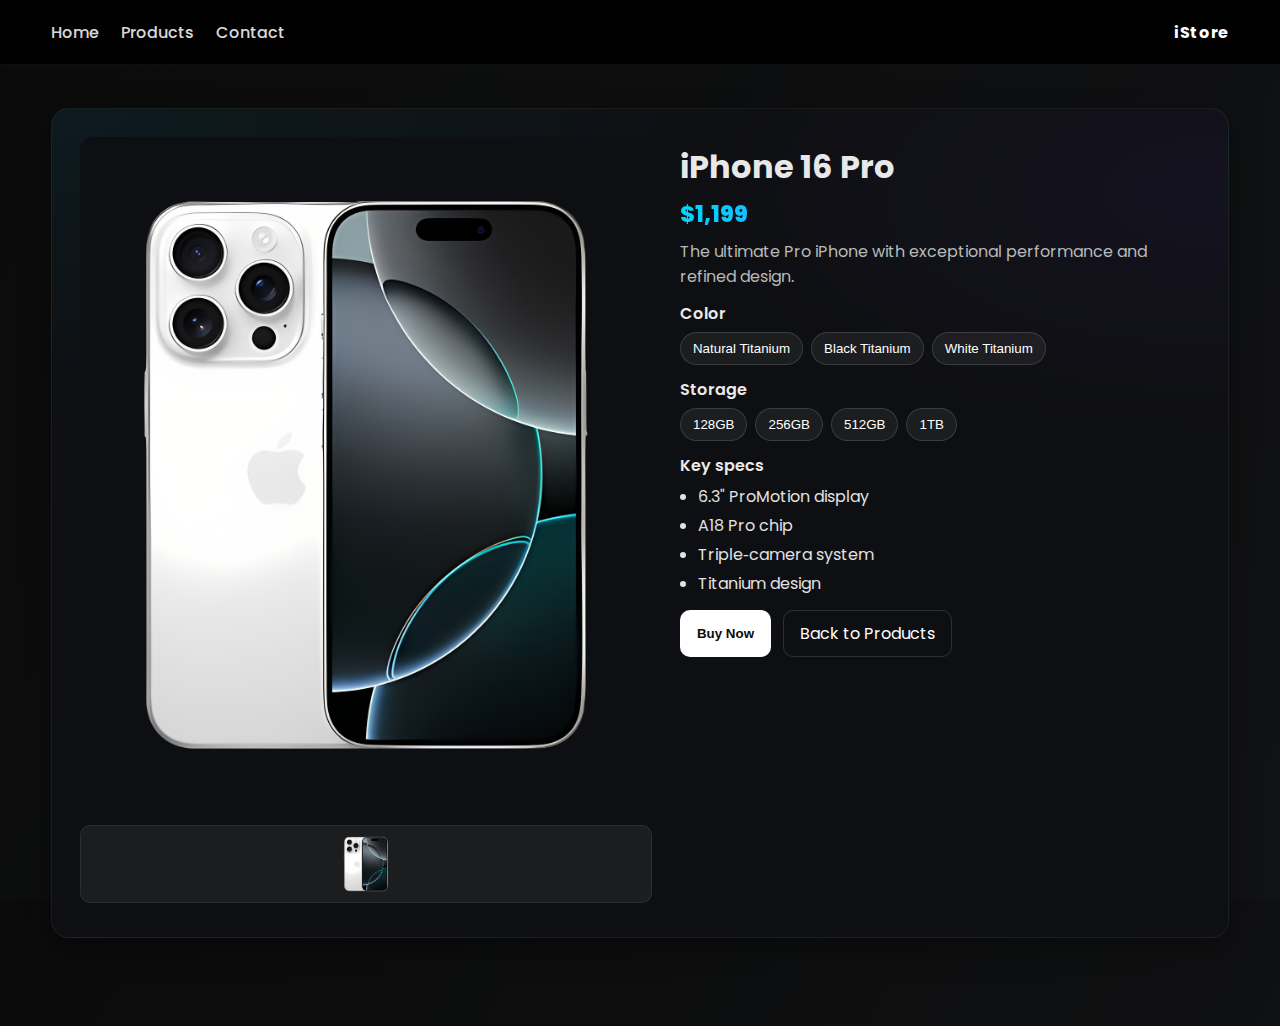
<file: product.html>
<!DOCTYPE html>
<html lang="en">
<head>
  <meta charset="UTF-8" />
  <meta name="viewport" content="width=device-width, initial-scale=1.0" />
  <title>Product — iStore</title>
  <link rel="preconnect" href="https://fonts.googleapis.com" />
  <link rel="preconnect" href="https://fonts.gstatic.com" crossorigin />
  <link href="https://fonts.googleapis.com/css2?family=Poppins:wght@300;400;500;600;700&display=swap" rel="stylesheet" />
  <link rel="stylesheet" href="style.css" />
</head>
<body>
  <header class="nav">
    <div class="container nav__inner">
      <nav class="nav__left" aria-label="Primary">
        <a class="nav__link" href="index.html#home">Home</a>
        <a class="nav__link" href="index.html#products">Products</a>
        <a class="nav__link" href="index.html#contact">Contact</a>
      </nav>
      <div class="nav__right">
        <span class="brand">iStore</span>
      </div>
    </div>
  </header>

  <main class="section" style="padding-top:96px">
    <div class="container">
  <div id="product" class="product-detail">
        <!-- Populated by product.js -->
      </div>
      <noscript>
        <p style="color:#fff">Please enable JavaScript to view product details.</p>
      </noscript>
    </div>
  </main>

  <script src="products.js"></script>
  <script src="product.js"></script>
</body>
</html>
</file>
<file: style.css>
/* Base */
:root {
  --bg: #0b0b0b;
  --bg-2: #111214;
  --text: #e8e8e8;
  --muted: #b9b9b9;
  --accent: #00d4ff;
  --accent-2: #7c4dff;
  --card: #0e0f12;
  --shadow: 0 10px 30px rgba(0,0,0,.35);
}

* { box-sizing: border-box; }
html { scroll-behavior: smooth; }
html, body { height: 100%; }
body {
  margin: 0;
  font-family: "Poppins", system-ui, -apple-system, Segoe UI, Roboto, Arial, sans-serif;
  background: linear-gradient(120deg, var(--bg) 0%, var(--bg-2) 100%);
  color: var(--text);
}

img { max-width: 100%; display: block; }
a { color: inherit; text-decoration: none; }

.container {
  width: min(1200px, 92%);
  margin-inline: auto;
}

.section { padding: 88px 0; scroll-margin-top: 80px; }
.section__title { font-size: clamp(1.4rem, 1.2rem + 1vw, 2rem); margin: 0 0 18px; letter-spacing: .3px; }
.section__title--light { color: #fff; }

/* Navbar */
.nav {
  position: fixed;
  top: 0;
  left: 0;
  right: 0;
  z-index: 50;
  background: #000;
  border-bottom: 1px solid rgba(255,255,255,.06);
}
.nav__inner {
  display: flex;
  align-items: center;
  justify-content: space-between;
  height: 64px;
}
.nav__left { display: flex; gap: 22px; }
.nav__link {
  color: #fff;
  opacity: .85;
  font-weight: 500;
  transition: opacity .2s ease, transform .2s ease;
}
.nav__link:hover { opacity: 1; transform: translateY(-1px); }
.brand { color: #fff; font-weight: 700; letter-spacing: .6px; }

.nav__toggle { display: none; background: transparent; border: 0; cursor: pointer; }
.nav__toggle .bar { display: block; width: 22px; height: 2px; background: #fff; margin: 4px 0; }

.nav__mobile { display: none; }
.nav__mobile.open { display: grid; }

/* Hero */
.hero { min-height: 100svh; display: grid; place-items: center; padding-top: 96px; }
.hero__card {
  background: radial-gradient(1500px 600px at 10% 10%, rgba(0,212,255,.08), transparent 45%),
              radial-gradient(1200px 500px at 90% 20%, rgba(124,77,255,.08), transparent 50%),
              var(--card);
  border: 1px solid rgba(255,255,255,.06);
  border-radius: 18px;
  box-shadow: var(--shadow);
  display: grid;
  grid-template-columns: 1.1fr 1fr;
  gap: 28px;
  padding: clamp(18px, 3vw, 28px);
}

.hero__media { position: relative; display: grid; place-items: center; }
.hero__media img {
  border-radius: 14px;
  aspect-ratio: 4 / 3;
  width: 100%;
  height: 100%;
  object-fit: contain; /* show full image without cropping */
  background: #0e0f12; /* subtle backdrop for letterboxing */
}
.badge {
  position: absolute; left: 16px; top: 16px;
  background: linear-gradient(135deg, var(--accent), var(--accent-2));
  color: #001018; font-weight: 700; letter-spacing: .5px;
  padding: 8px 12px; border-radius: 999px; box-shadow: 0 10px 20px rgba(0,212,255,.3);
  animation: float 3s ease-in-out infinite;
}
@keyframes float { 0%,100%{ transform: translateY(0);} 50%{ transform: translateY(-6px);} }

.hero__content h1 { margin: 6px 0 8px; font-size: clamp(1.6rem, 1.1rem + 2vw, 2.6rem); }
.hero__content p { color: var(--muted); margin: 0 0 8px; }
.hero__bullets { margin: 14px 0 16px; padding-left: 18px; color: #d2d2d2; }
.hero__bullets li { margin: 6px 0; }
.hero__cta { display: flex; gap: 12px; flex-wrap: wrap; }
.btn { padding: 10px 16px; border-radius: 10px; border: 1px solid rgba(255,255,255,.14); }
.btn--primary { background: #fff; color: #0b0b0b; font-weight: 600; }
.btn--ghost { background: transparent; color: #fff; }
.btn:hover { transform: translateY(-1px); box-shadow: 0 8px 20px rgba(0,0,0,.3); }

/* Products */
.products__grid {
  display: grid;
  grid-template-columns: repeat(auto-fit, minmax(220px, 1fr));
  gap: 18px;
}

/* When cards are anchors, keep them block-level */
.products__grid a.card { display: block; color: inherit; text-decoration: none; }

/* Uiverse-style product card */
.card {
  width: 100%;
  height: 280px;
  background: rgb(45, 45, 45);
  transition: all 0.4s;
  border-radius: 10px;
  box-shadow: 0px 0px 10px 5px rgba(0, 0, 0, 0.35);
  position: relative;
  overflow: hidden;
  color: #fff;
}

.card:hover {
  border-radius: 15px;
  cursor: pointer;
  transform: scale(1.06);
  box-shadow: 0px 12px 34px rgba(0, 0, 0, 0.55);
  background: rgb(0, 0, 0);
}

.first-content {
  height: 100%;
  width: 100%;
  transition: all 0.4s;
  display: flex;
  justify-content: center;
  align-items: center;
  opacity: 1;
  border-radius: 15px;
  padding: 14px;
}

.first-content img {
  width: 100%;
  height: 100%;
  object-fit: contain;
  filter: drop-shadow(0 10px 22px rgba(0,0,0,.6));
}

.card:hover .first-content {
  height: 0px;
  opacity: 0;
}

.second-content {
  height: 0%;
  width: 100%;
  opacity: 0;
  display: flex;
  justify-content: center;
  align-items: center;
  border-radius: 15px;
  transition: all 0.4s;
  font-size: 0px;
  transform: translateY(12px);
  padding: 16px;
  position: relative;
  background:
    radial-gradient(600px 200px at 80% 0%, rgba(124,77,255,.12), transparent 60%),
    radial-gradient(500px 180px at 0% 100%, rgba(0,212,255,.12), transparent 60%),
    rgba(20,20,20, .9);
  backdrop-filter: blur(6px);
}

.card:hover .second-content {
  opacity: 1;
  height: 100%;
  font-size: 1rem;
  transform: translateY(0);
}

/* Inner content for product details */
.product-info {
  text-align: left;
  max-width: 92%;
  margin: 0 auto;
  display: grid;
  gap: 8px;
  transform: translateY(8px);
  opacity: 0;
  transition: all .35s ease .05s;
}
.card:hover .second-content .product-info { transform: none; opacity: 1; }
.product-info h3 { margin: 0 0 4px; font-size: 1.08rem; letter-spacing: .2px; }
.product-info ul {
  margin: 6px 0 10px;
  padding-left: 0;
  list-style: none;
  display: grid;
  gap: 6px;
  color: #e4e4e4;
  font-weight: 400;
}
.product-info li { display: grid; grid-template-columns: 16px 1fr; align-items: center; column-gap: 8px; }
.product-info li::before { content: "✔"; color: var(--accent); font-weight: 800; font-size: .85rem; line-height: 1; }
.price {
  margin-top: 4px;
  font-weight: 800;
  letter-spacing: .3px;
  font-size: 1.1rem;
  background: linear-gradient(90deg, var(--accent), var(--accent-2));
  -webkit-background-clip: text;
  background-clip: text;
  color: transparent;
  text-shadow: 0 0 18px rgba(0, 212, 255, .18);
}

/* Footer */
.footer { background: #000; color: #fff; }
.footer .container { padding-top: 10px; }
.footer__content { padding: 8px 0 16px; }
.contact__grid { display: grid; grid-template-columns: 1fr 1fr; gap: 18px; align-items: center; }
.contact__grid a { color: #cfe9ff; }
.socials { display: flex; gap: 12px; justify-content: flex-start; }
.social { width: 40px; height: 40px; display: grid; place-items: center; border-radius: 10px; background: rgba(255,255,255,.06); border: 1px solid rgba(255,255,255,.08); transition: transform .2s ease, background .2s ease; }
.social svg { width: 18px; height: 18px; fill: #eaeaea; }
.social:hover { transform: translateY(-2px); background: rgba(255,255,255,.12); }
.copyright { margin: 16px 0 0; color: #c8c8c8; font-size: .9rem; }

/* Reveal animations */
.reveal { opacity: 0; transform: translateY(18px) scale(.98); }
.reveal.is-visible { opacity: 1; transform: none; transition: opacity .6s ease, transform .6s ease; }

/* Responsive */
@media (max-width: 1000px) {
  .hero__card { grid-template-columns: 1fr; }
}

@media (max-width: 900px) {
  .products__grid { grid-template-columns: repeat(3, 1fr); }
}

@media (max-width: 700px) {
  .nav__left { display: none; }
  .nav__toggle { display: inline-block; }
  .nav__mobile { gap: 10px; padding: 10px 4%; background: #000; border-top: 1px solid rgba(255,255,255,.06); }
  .products__grid { grid-template-columns: repeat(2, 1fr); }
  .contact__grid { grid-template-columns: 1fr; }
}

@media (max-width: 420px) {
  .products__grid { grid-template-columns: 1fr; }
}

/* Product details page */
.product-detail { padding-top: 12px; }
.product-detail__grid {
  background: radial-gradient(1200px 500px at 0% 0%, rgba(0,212,255,.06), transparent 60%),
              radial-gradient(900px 400px at 100% 10%, rgba(124,77,255,.06), transparent 60%),
              var(--card);
  border: 1px solid rgba(255,255,255,.06);
  border-radius: 18px;
  box-shadow: var(--shadow);
  display: grid;
  grid-template-columns: 1.1fr 1fr;
  gap: 28px;
  padding: clamp(16px, 2.5vw, 28px);
}
.product-detail__gallery { display: grid; gap: 12px; }
.product-detail__hero { background: #0e0f12; border-radius: 14px; padding: 12px; display: grid; place-items: center; }
.product-detail__hero img { width: 100%; height: auto; object-fit: contain; }
.product-detail__thumbs { display: grid; grid-auto-flow: column; gap: 10px; overflow-x: auto; padding-bottom: 6px; }
.thumb { background: rgba(255,255,255,.06); border: 1px solid rgba(255,255,255,.08); border-radius: 10px; padding: 6px; display: grid; place-items: center; cursor: pointer; }
.thumb img { width: 64px; height: 64px; object-fit: contain; }

.product-detail__info h1 { margin: 6px 0 6px; font-size: clamp(1.4rem, 1rem + 2vw, 2rem); }
.product-detail__price { font-weight: 800; font-size: 1.4rem; background: linear-gradient(90deg, var(--accent), var(--accent-2)); -webkit-background-clip: text; background-clip: text; color: transparent; margin-bottom: 8px; }
.product-detail__desc { color: var(--muted); margin: 0 0 10px; }
.product-detail__group { margin: 12px 0; }
.product-detail__group label { display: block; font-weight: 600; margin-bottom: 6px; color: #eaeaea; }
.chip-list { display: flex; gap: 8px; flex-wrap: wrap; }
.chip { padding: 8px 12px; border-radius: 999px; border: 1px solid rgba(255,255,255,.14); background: rgba(255,255,255,.06); color: #fff; cursor: pointer; transition: transform .15s ease, background .15s ease, box-shadow .15s ease; }
.chip:hover { transform: translateY(-1px); background: rgba(255,255,255,.12); box-shadow: 0 6px 16px rgba(0,0,0,.3); }
.chip.active { background: linear-gradient(135deg, var(--accent), var(--accent-2)); color: #001018; font-weight: 700; }

.spec-list { margin: 6px 0 0; padding-left: 18px; color: #e2e2e2; }
.spec-list li { margin: 4px 0; }

.product-detail__cta { display: flex; gap: 12px; margin-top: 14px; }

@media (max-width: 1000px) {
  .product-detail__grid { grid-template-columns: 1fr; }
}
</file>
